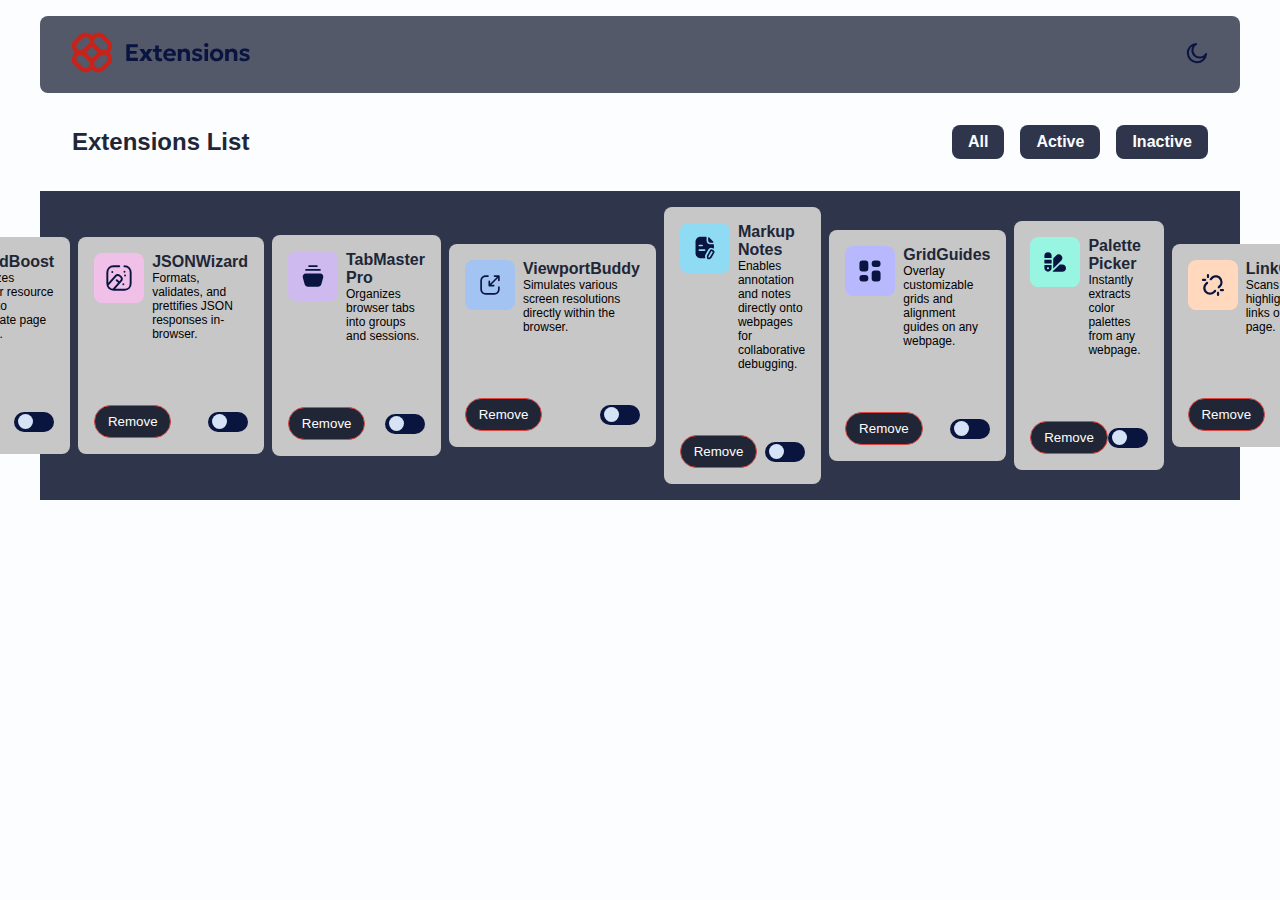
<file: browser-extensions-manager-ui-main/index.html>
<!DOCTYPE html>
<html lang="en">

<head>
  <meta charset="UTF-8">
  <meta name="viewport" content="width=device-width, initial-scale=1.0">
  <!-- displays site properly based on user's device -->
  <link rel="icon" type="image/png" sizes="32x32" href="./assets/images/favicon-32x32.png">
  <title>Frontend Mentor | Browser extensions manager UI</title>
  <link rel="stylesheet" href="./style.css">
  <script src="./script.js" defer></script>
  <!-- Feel free to remove these styles or customise in your own stylesheet 👍 -->

</head>

<body >
  <header class="header">
    <div class="header__logo">
      <img src="./assets/images/logo.svg" alt="Logo">
    </div>
    <div class="header_theme">
      <img src="./assets/images/icon-moon.svg" alt="Dark Mode Icon">
    </div>
  </header>
  <!-- Main content -->
  <main>
    <div class="active-tabs">
      <h1> Extensions List</h1>
      <ul>
        <li>All</li>
        <li>Active</li>
        <li>Inactive</li>
      </ul>
    </div>
    <!--extensions-->
    <div class="extensions-list"></div>
  </main>

</body>

</html>
</file>
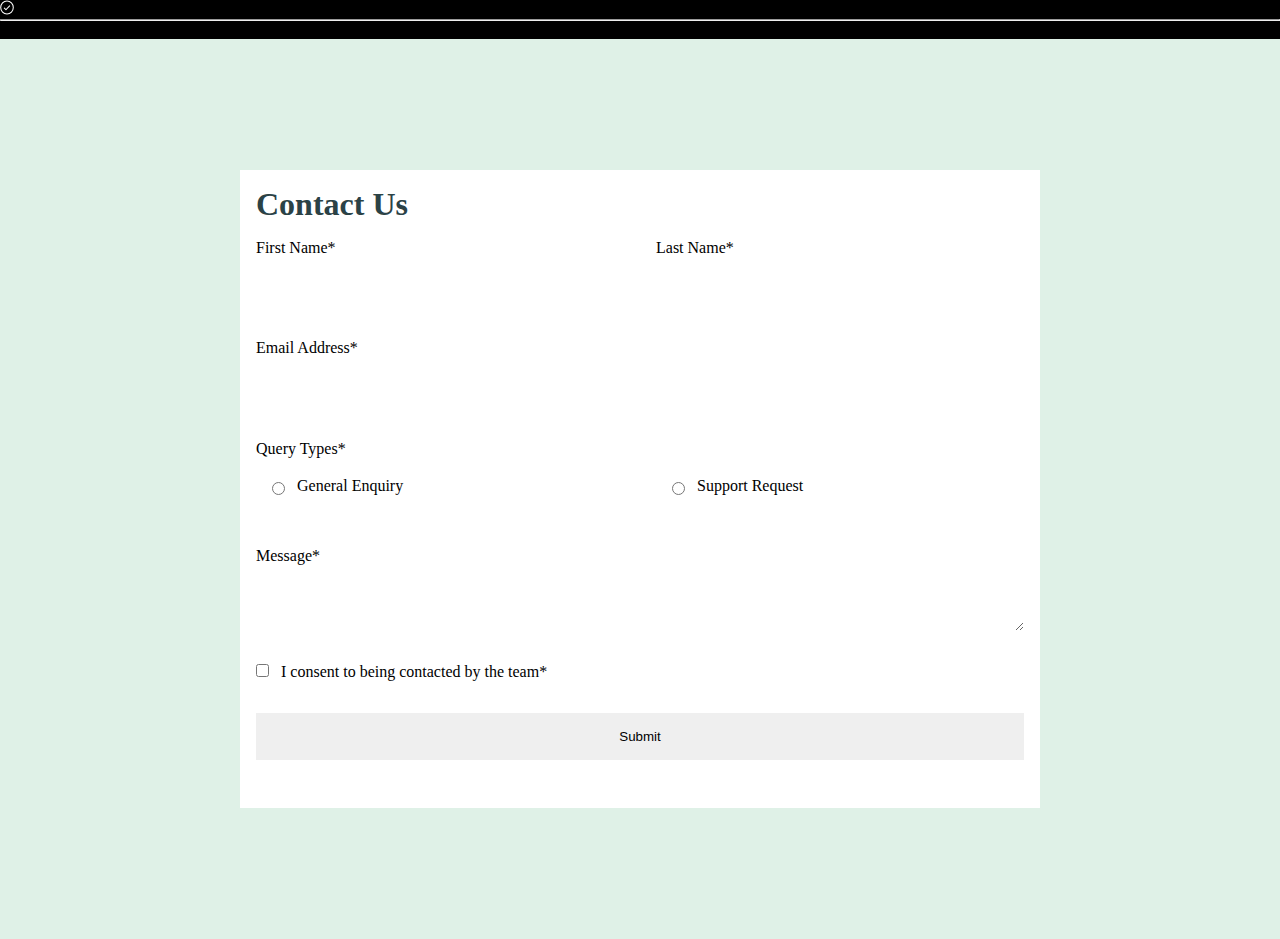
<file: contact-form-main/index.html>
<!DOCTYPE html>
<html lang="en">

<head>
  <meta charset="UTF-8">
  <meta name="viewport" content="width=device-width, initial-scale=1.0">
  <!-- displays site properly based on user's device -->

  <link rel="icon" type="image/png" sizes="32x32" href="./assets/images/favicon-32x32.png">
  <link rel="stylesheet" href="style.css">
  <script src="./script.js" defer></script>

  <title>Frontend Mentor | Contact form</title>

  <!-- Feel free to remove these styles or customise in your own stylesheet 👍 -->
  <style>
    .attribution {
      font-size: 11px;
      text-align: center;
    }

    .attribution a {
      color: hsl(228, 45%, 44%);
    }
  </style>
</head>

<body>
  <div class="toast-container">
    <div class="toast">
      <h4><img width="14px" src="./assets/images/icon-success-check.svg" alt=""> Message Sent!</h4>
      <hr>
      <p>Thanks for completing the form. We'll be in touch soon!</p>
    </div>
  </div>
  <div class="container">
    <form class="contact-form"  name="myForm">
      <h1 class="form-title">Contact Us</h1>
      <div class="form-row">
        <div class="form-group">
          <label for="name-lable">First Name<span class="star">*</span></label>
          <input type="text" id="first-name" >
          <span class="error-label"></span>
        </div>
        <div class="form-group">
          <label for="last-name-lable">Last Name<span class="star">*</span></label>
          <input type="text" id="last-name" >
          <span class="error-label"></span>
        </div>
      </div>
      <div class="form-row">
        <div class="form-group full-width">
          <label for="email-lable">Email Address<span class="star">*</span></label>
          <input type="email" id="email" >
          <span class="error-label"></span>
        </div>
      </div>
      <div class="title">
        <p>Query Types<span class="star">*</span></p>
      </div>
      <div class="form-row">
        <div class="form-group">
          <div class="query-group">
            <input type="radio"  name="option"  >&nbsp;
            <label for="radio">&nbsp;&nbsp;General Enquiry</label>
            
          </div>
          <span class="query-error"></span>
        </div>
        <div class="form-group">
          <div class="query-group">
            <input type="radio" name="option" >&nbsp;
            <label for="radio">&nbsp;&nbsp;Support Request</label>
          </div>
          
        </div>
         
      </div>
      
      <div class="form-row">
        <div class="form-group full-width">
          <label for="message">Message<span class="star">*</span></label>
          <textarea name="message" id="message" ></textarea>
                <span class="error-label"></span>
        </div>
      </div>
      <div class="form-row">
       <div>
         <div class="checkbox">
          <label for="checkbox"><input type="checkbox" id="check-box">&nbsp;&nbsp; I consent to being contacted by the team<span
              class="star">*</span></label>
                      </div>
         <span class="check-box-error"></span>
       </div>
              </div>
      <div class="form-row">
        <button type="submit" class="submit-btn"> Submit</button>
      </div>
    </form>
  </div> 
</body>

</html>
</file>
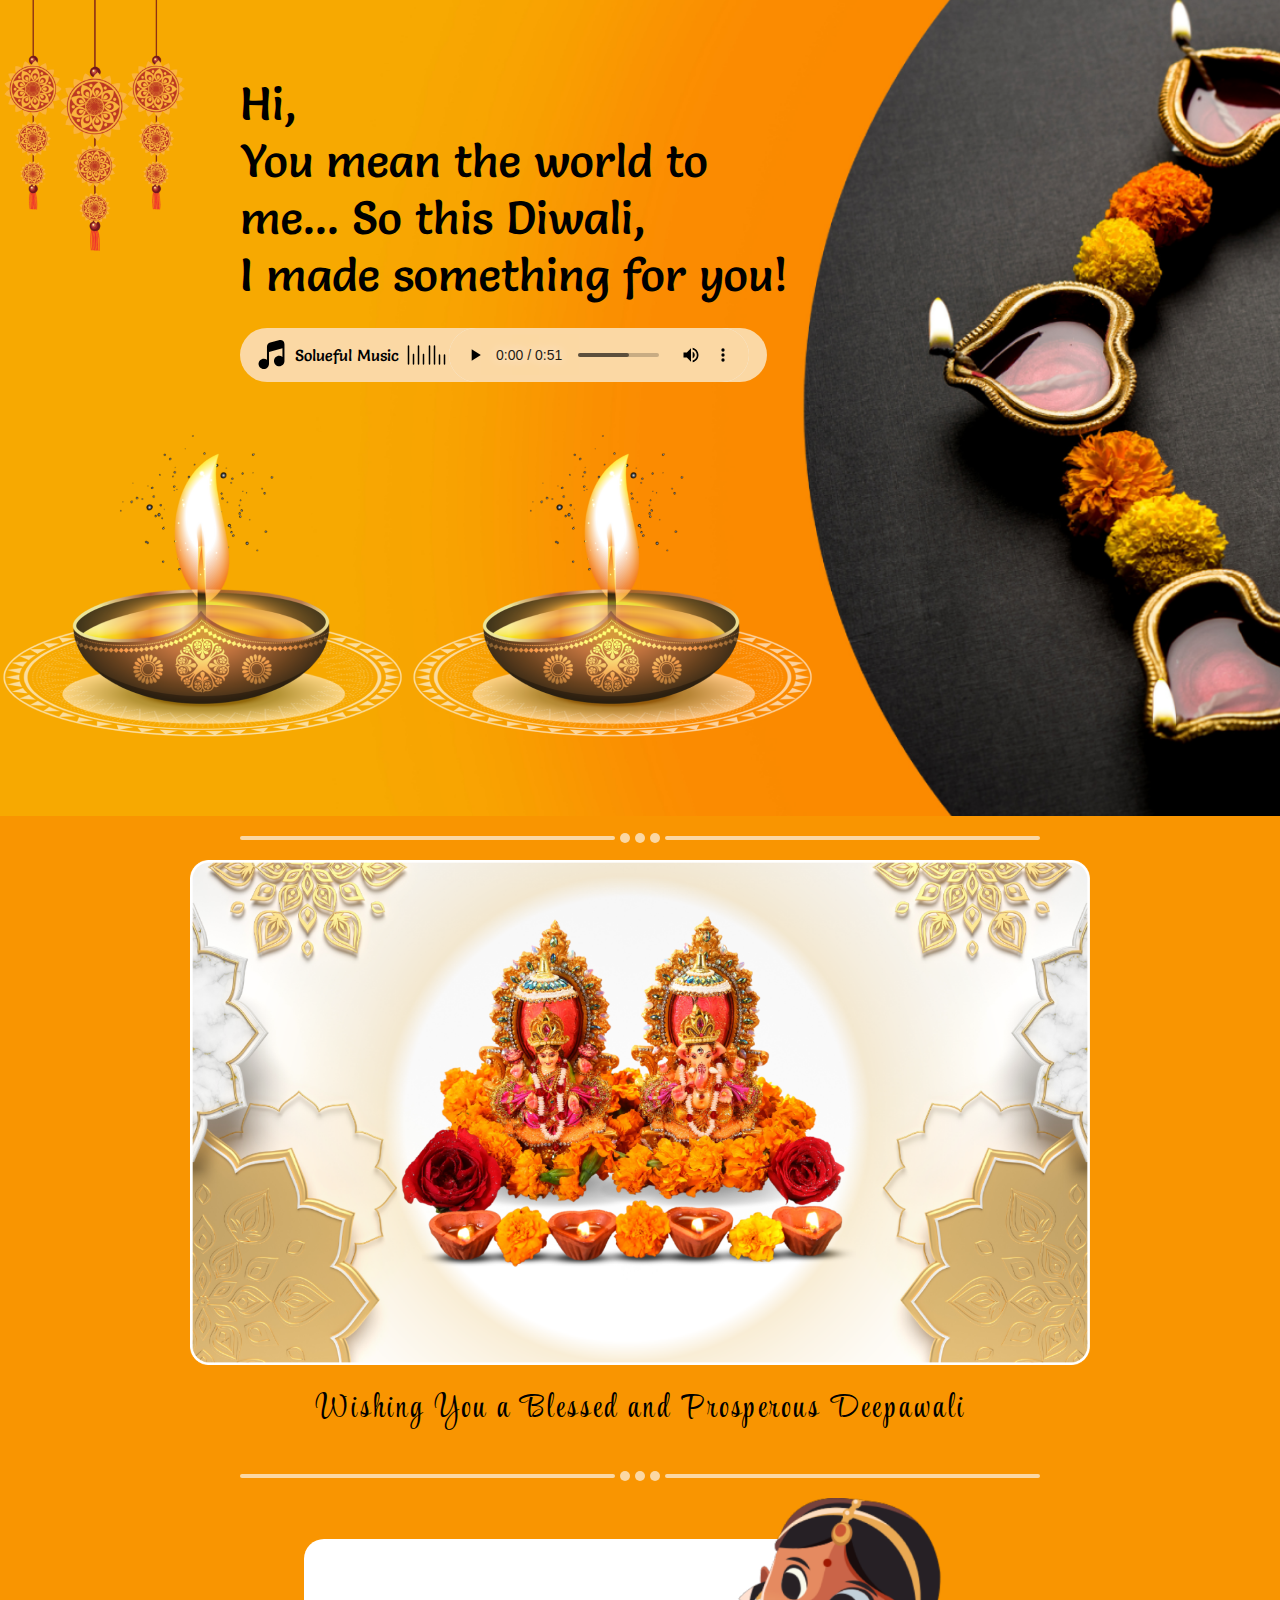
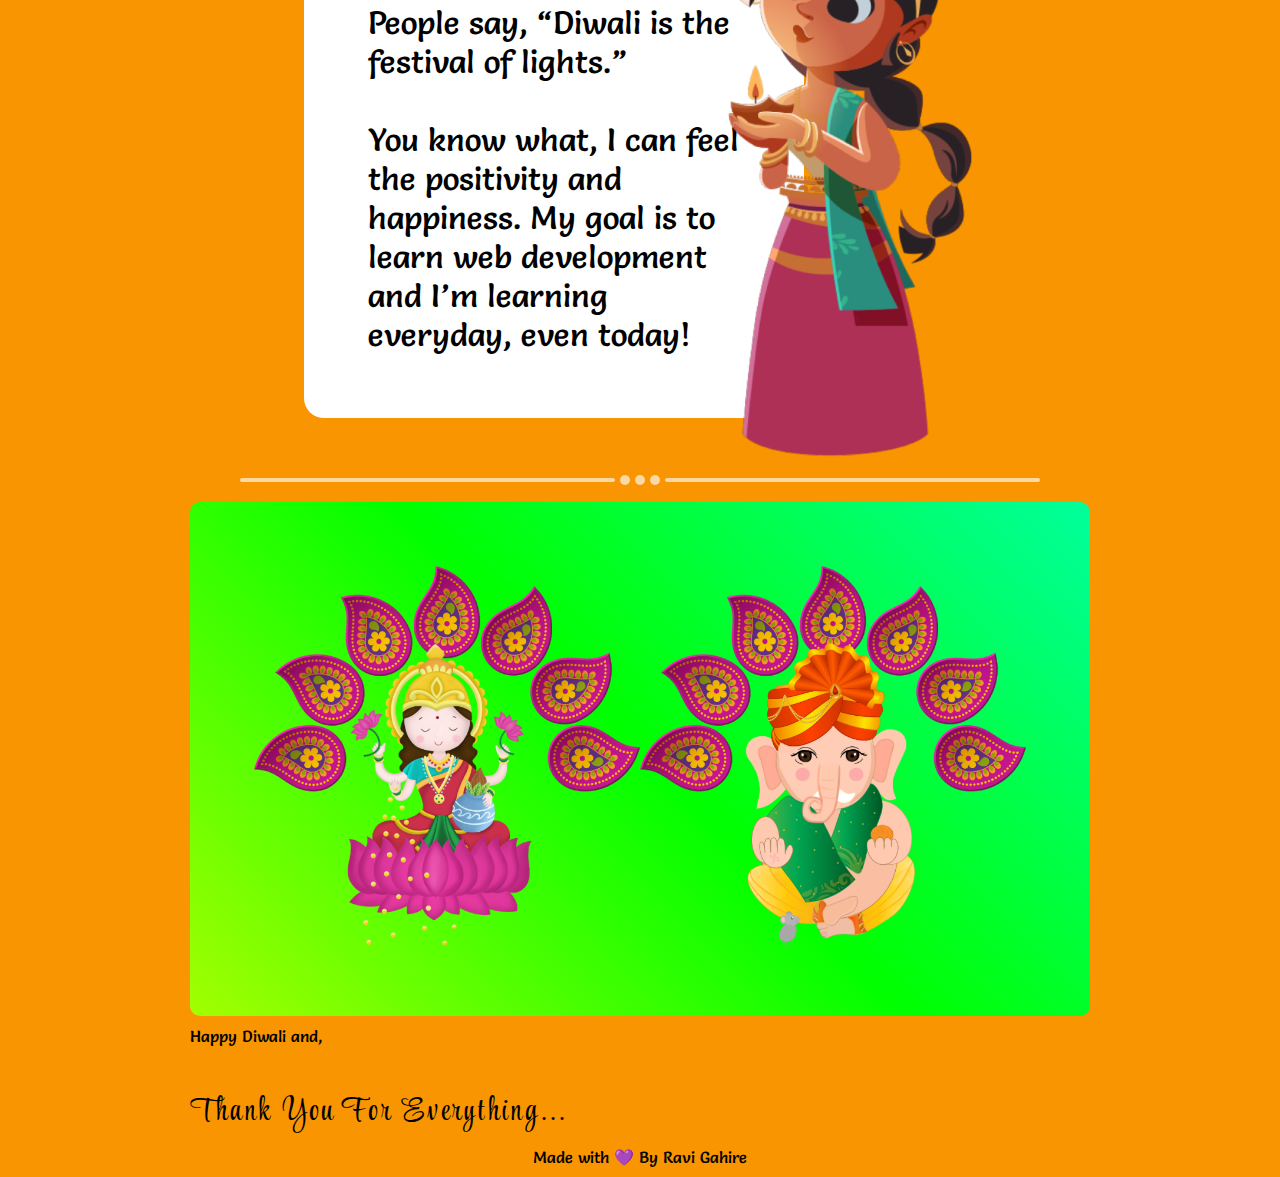
<file: Diwali/index.html>
<!DOCTYPE html>
<html lang="en">

<head>
    <meta charset="UTF-8">
    <meta name="viewport" content="width=device-width, initial-scale=1.0">
    <link rel="stylesheet" href="style.css">
    <title>Diwali Wishes For You</title>
</head>
<body>
    <section class="hero-section">
        <img class="top-img" src="./Assets/images/jhalar.png" alt="top-img">
        <div class="paraghrap-and-audio">
            <p>Hi, <span id="receiver"></span><br>
                You mean the world to me...
                So this Diwali, <br>
                I made something for you!</p>
            <div class="audio-container">
                <img src="./Assets/icons/music-icon.svg" alt="music-ico">
                <span class="music-title">&nbsp;&nbsp;Solueful Music</span>&nbsp;
                <img class="music-wave" src="./Assets/icons/playing-music-icon.svg" alt="wave-music">
                <audio src="./Assets/music/sitar-and-tanpura-indian-style-bgm-22000.mp3" controls></audio>
            </div>
        </div>
        <img class="first-deepak" src="./Assets/images/deepak.png" alt="deepak-img">
        <img class="second-deepak" src="./Assets/images/deepak.png" alt="deepak-img">
    </section>
    <section class="section-gods-image">
        <div class="horizontal-divider">
            <div class="horizontal-line"></div>
            <div class="circle"></div>
            <div class="circle"></div>
            <div class="circle"></div>
            <div class="horizontal-line"></div>
        </div>
        <img class="images-of-god" src="./Assets/images/lakshmi-ganesha.png" alt="my-gods">
        <h2>Wishing You a Blessed and Prosperous Deepawali</h2>
        <div class="horizontal-divider">
            <div class="horizontal-line"></div>
            <div class="circle"></div>
            <div class="circle"></div>
            <div class="circle"></div>
            <div class="horizontal-line"></div>
        </div>
        <div class="white-card-container">
            <div class="white-card">
                <p class="para-1">People say, “Diwali is the festival of lights.” <br> <br></p>
                <p class="para-2">You know what, I can feel the positivity and happiness. My goal is to learn web
                    development and I’m learning everyday, even today!</p>
            </div>
            <img class="little-girl" src="./Assets/images/little-girl.png" alt="little-girl">
        </div>
        <div class="horizontal-divider">
            <div class="horizontal-line"></div>
            <div class="circle"></div>
            <div class="circle"></div>
            <div class="circle"></div>
            <div class="horizontal-line"></div>
        </div>
        <div class="lakshmi-ganesha-card">
            <img src="./Assets/images/lakshmi.png" alt="lakshmi-devi">
            <img src="./Assets/images/ganesh.png" alt="ganesha">
        </div>
     <div class="footer">
           <p>Happy Diwali and, </p>
        <h2>Thank You For Everything...</h2>
     </div>
     <p class="my-name">Made with 💜 By Ravi Gahire</p>
    </section>
</body>
</html>
</file>
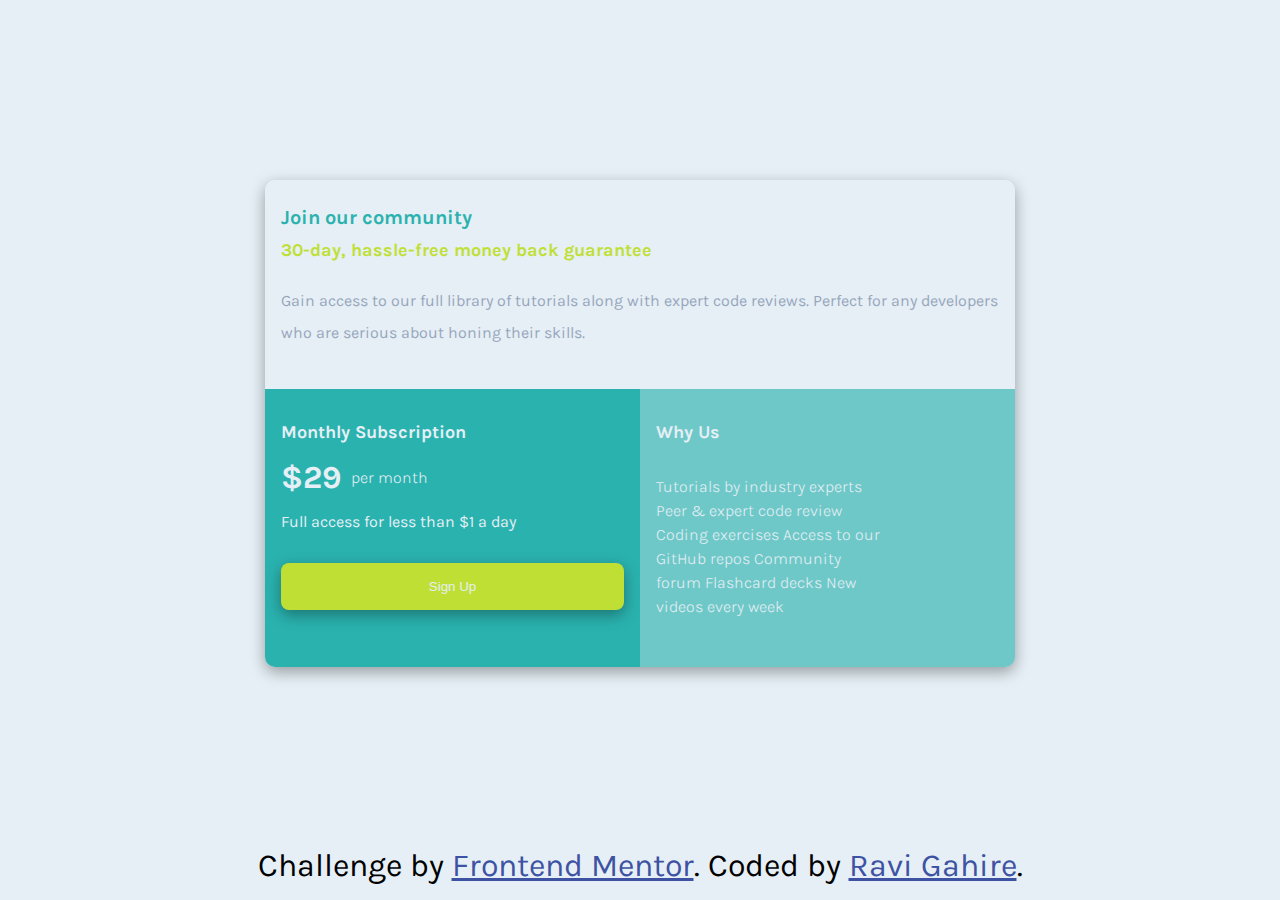
<file: single-price-grid-component-master/index.html>
<!DOCTYPE html>
<html lang="en">

<head>
  <meta charset="UTF-8">
  <meta name="viewport" content="width=device-width, initial-scale=1.0">
  <!-- displays site properly based on user's device -->
  <link rel="icon" type="image/png" sizes="32x32" href="./images/favicon-32x32.png">
  <link rel="stylesheet" href="style.css">
  <title>Frontend Mentor | Single Price Grid Component</title>
</head>

<body>
  <main class="price-container">
    <div class="card card-1">
      <h1>Join our community</h1>
      <h2>30-day, hassle-free money back guarantee</h2>
      <p> Gain access to our full library of tutorials along with expert code reviews.
        Perfect for any developers who are serious about honing their skills.</p>
    </div>
    <div class="card card-2">
      <h2>Monthly Subscription</h2>
  <div class="price"><span>&dollar;29</span> <span>per month</span></div>
      <p> Full access for less than &dollar;1 a day</p>
      <button>Sign Up</button>
    </div>
    <div class="card card-3">
      <h2>Why Us</h2>
      <p>Tutorials by industry experts
        Peer &amp; expert code review
        Coding exercises
        Access to our GitHub repos
        Community forum
        Flashcard decks
        New videos every week </p>
    </div>
  </main>

  <footer>
    <p class="attribution">
      Challenge by <a href="https://www.frontendmentor.io?ref=challenge" target="_blank">Frontend Mentor</a>.
      Coded by <a href="#">Ravi Gahire</a>.
    </p>
  </footer>
</body>

</html>
</file>
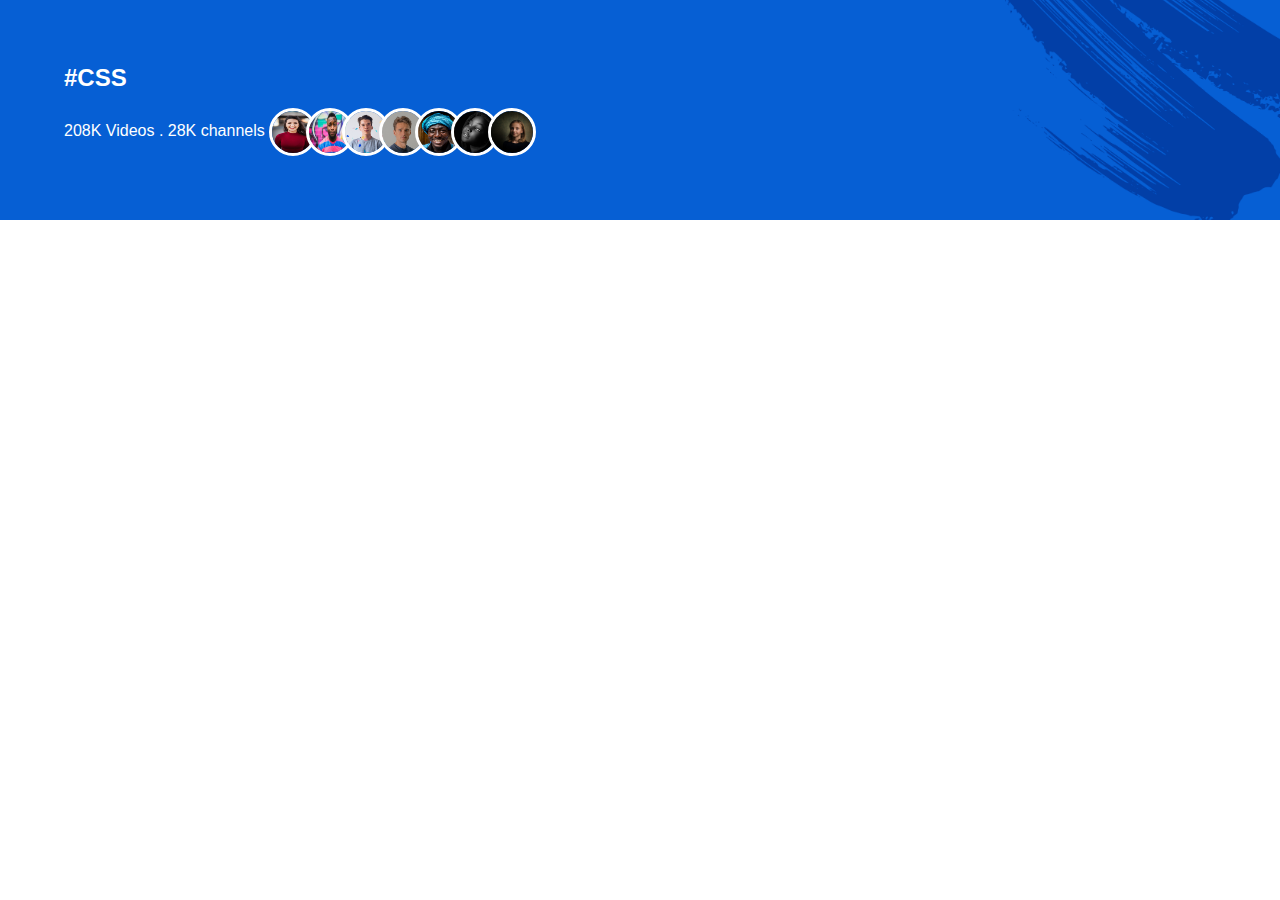
<file: YT Section/index.html>
<!DOCTYPE html>
<html lang="en">
<head>
    <meta charset="UTF-8">
    <meta name="viewport" content="width=device-width, initial-scale=1.0">
    <link rel="stylesheet" href="style.css">
    <title>YT Header section</title>

</head>
<body>
    <div class="hastag-header">
<h2>#CSS</h2>
<span>208K Videos . 28K channels</span>
<img src="./images/person-1.jpg" alt="person-1">
<img src="./images/person-2.jpg" alt="person-1">
<img src="./images/person-4.jpg" alt="person-1">
<img src="./images/person-5.jpg" alt="person-1">
<img src="./images/person-6.jpg" alt="person-1">
<img src="./images/person-7.jpg" alt="person-1">
<img src="./images/person-8.jpg" alt="person-1">



    </div>
    </body>
</html>
</file>
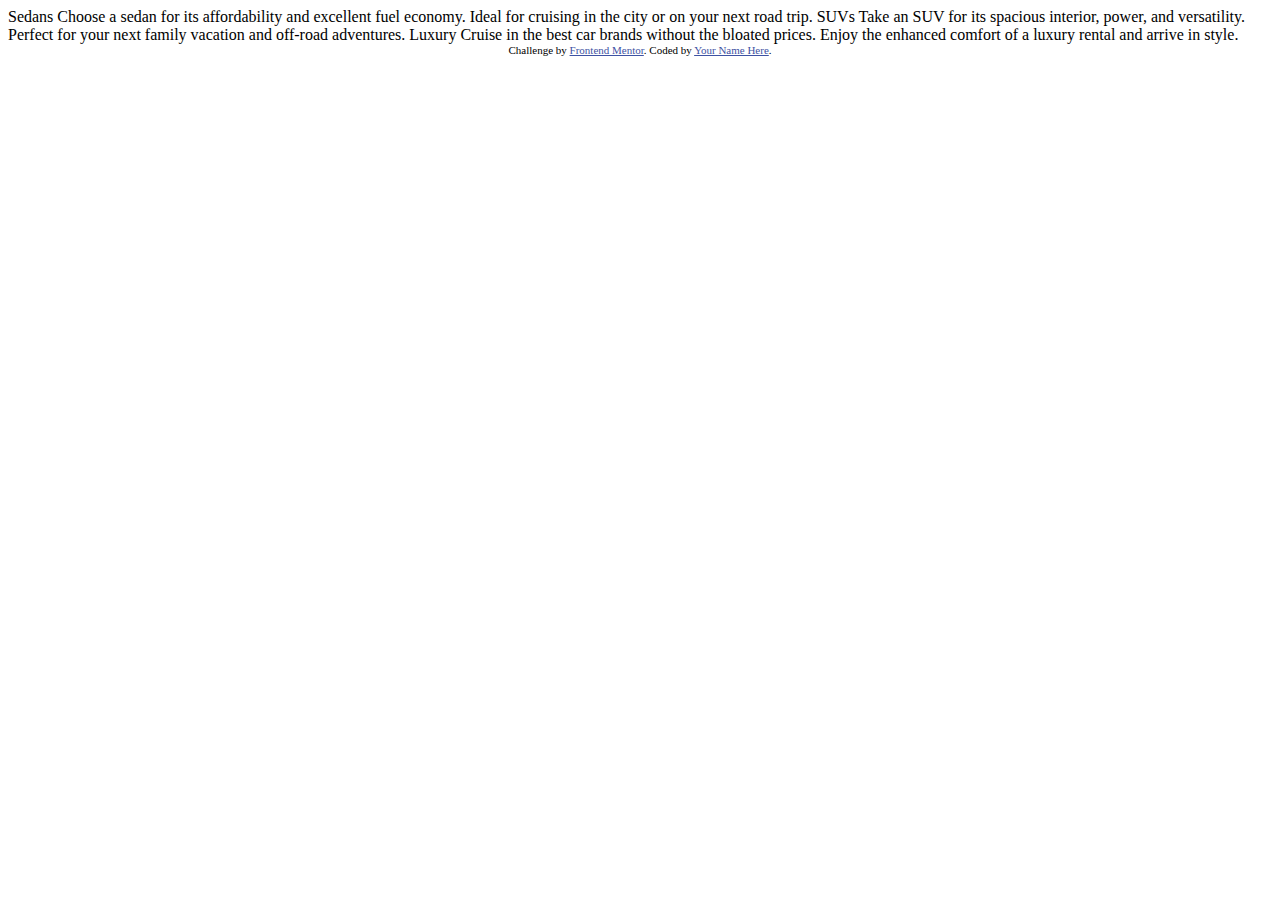
<file: 3-column-preview-card-component-main/Mentor desgin/index.html>
<!DOCTYPE html>
<html lang="en">
<head>
  <meta charset="UTF-8">
  <meta name="viewport" content="width=device-width, initial-scale=1.0"> <!-- displays site properly based on user's device -->

  <link rel="icon" type="image/png" sizes="32x32" href="./images/favicon-32x32.png">
  
  <title>Frontend Mentor | 3-column preview card component</title>

  <!-- Feel free to remove these styles or customise in your own stylesheet 👍 -->
  <style>
    .attribution { font-size: 11px; text-align: center; }
    .attribution a { color: hsl(228, 45%, 44%); }
  </style>
</head>
<body>
  
  Sedans
  Choose a sedan for its affordability and excellent fuel economy. Ideal for cruising in the city 
  or on your next road trip.

  SUVs
  Take an SUV for its spacious interior, power, and versatility. Perfect for your next family vacation 
  and off-road adventures.

  Luxury
  Cruise in the best car brands without the bloated prices. Enjoy the enhanced comfort of a luxury 
  rental and arrive in style.
  
  <div class="attribution">
    Challenge by <a href="https://www.frontendmentor.io?ref=challenge" target="_blank">Frontend Mentor</a>. 
    Coded by <a href="#">Your Name Here</a>.
  </div>
</body>
</html>
</file>
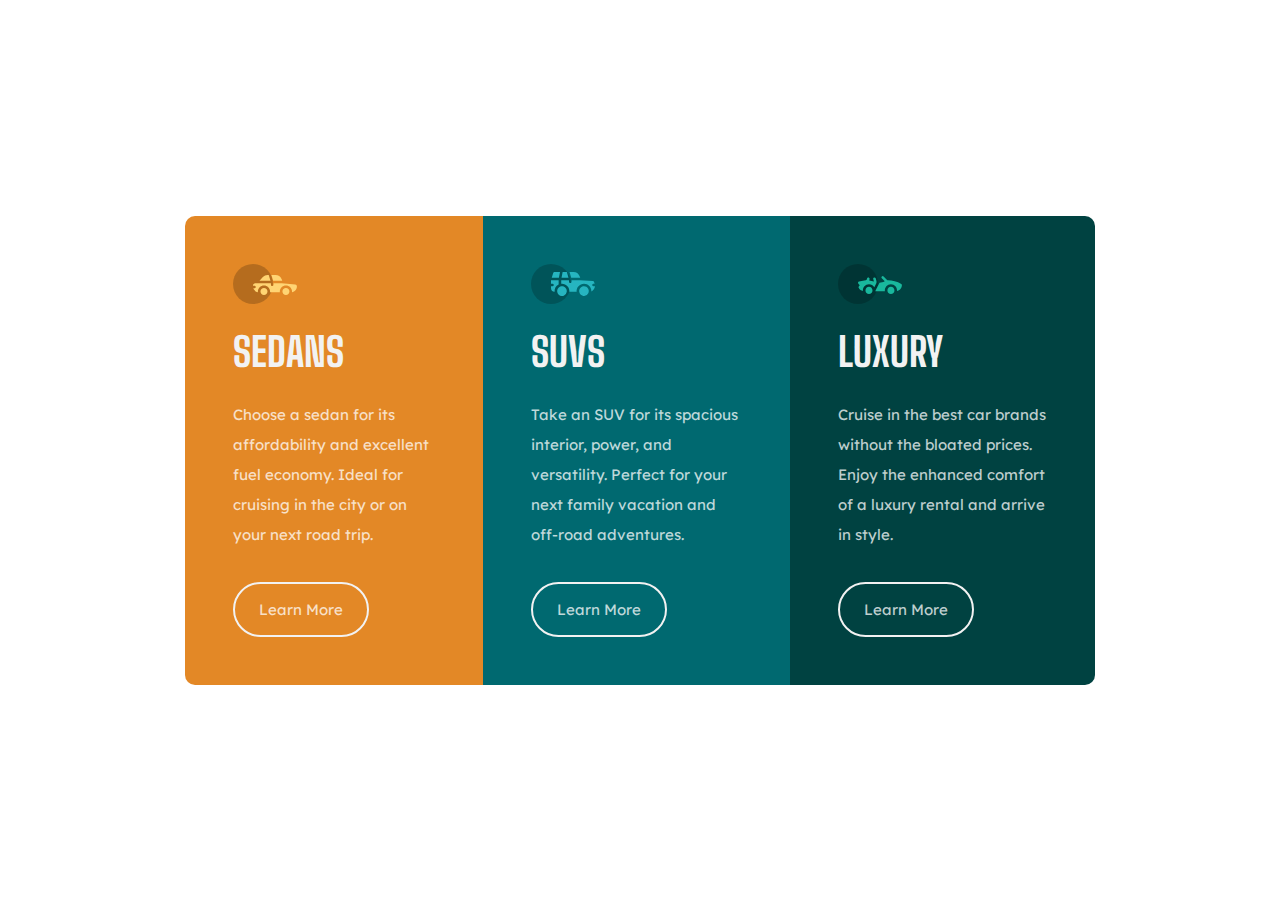
<file: 3-column-preview-card-component-main/My design/index.html>
<!DOCTYPE html>
<html lang="en">

<head>
    <meta charset="UTF-8">
    <meta name="viewport" content="width=device-width, initial-scale=1.0">
    <link rel="stylesheet" href="style.css">
    <title>Column Preview Card Component</title>
</head>

<body>

    <main class="card-container">
        <div class="card orange-card">
            <img src="./images/icon-sedans.svg" alt="icon-sedans">
            <h2>Sedans</h2>
            <p>Choose a sedan for its affordability and excellent fuel economy. Ideal for cruising in the city
                or on your next road trip.</p>
            <a href="/">Learn More</a>
        </div>
        <div class="card dark-card">
            <img src="./images/icon-suvs.svg" alt="icon-sedans">
            <h2>SUVs</h2>
            <p>Take an SUV for its spacious interior, power, and versatility. Perfect for your next family vacation
                and off-road adventures.</p>
            <a href="/">Learn More</a>
        </div>
        <div class="card very-dark-card">
            <img src="./images/icon-luxury.svg" alt="icon-sedans">
            <h2>Luxury</h2>
            <p>Cruise in the best car brands without the bloated prices. Enjoy the enhanced comfort of a luxury
                rental and arrive in style.</p>
            <a href="/">Learn More</a>
        </div>
    </main>

</body>

</html>
</file>
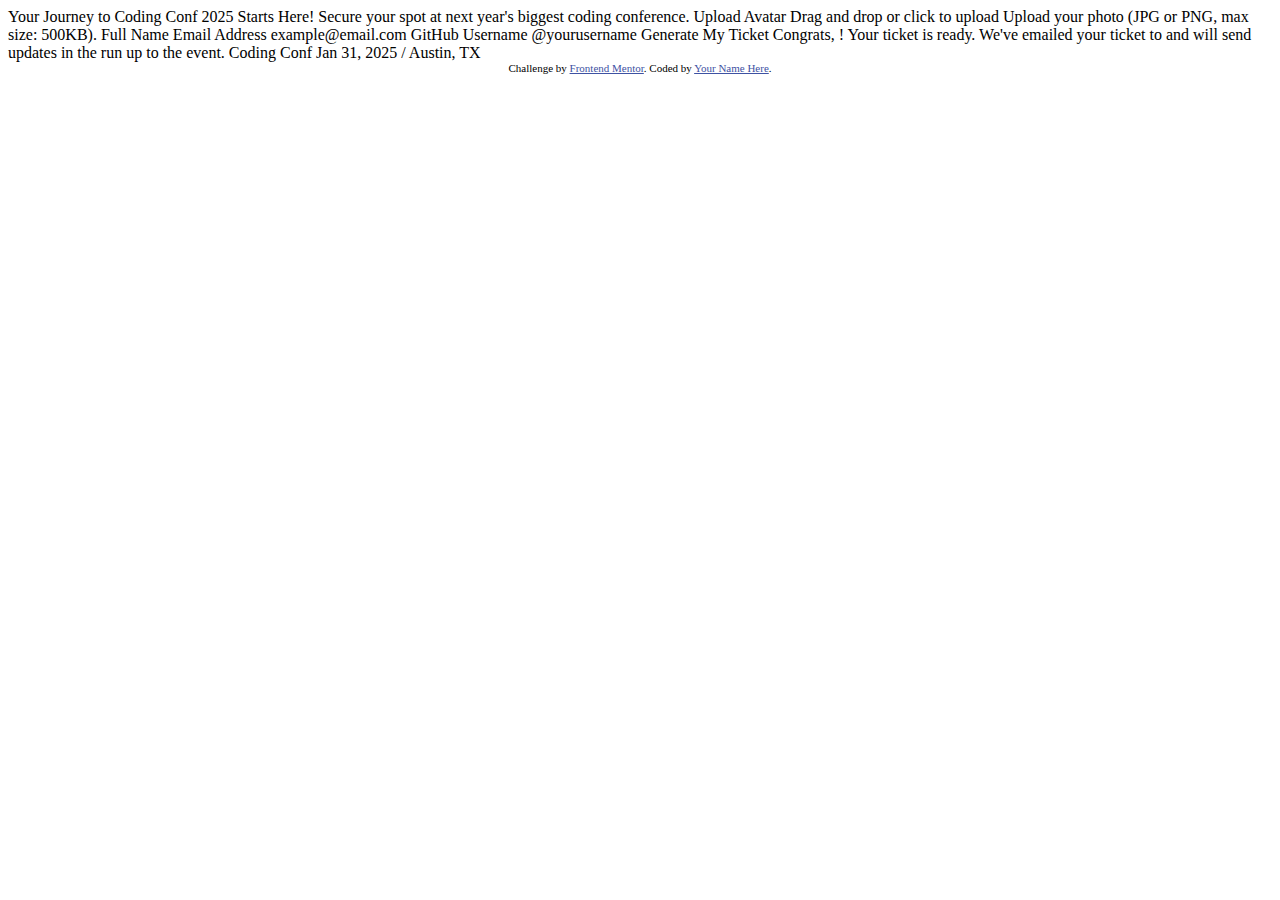
<file: conference-ticket-generator-main/mentor-design-files/index.html>
<!DOCTYPE html>
<html lang="en">
<head>
  <meta charset="UTF-8">
  <meta name="viewport" content="width=device-width, initial-scale=1.0"> <!-- displays site properly based on user's device -->

  <link rel="icon" type="image/png" sizes="32x32" href="./assets/images/favicon-32x32.png">
  
  <title>Frontend Mentor | Conference ticket generator</title>

  <!-- Feel free to remove these styles or customise in your own stylesheet 👍 -->
  <style>
    .attribution { font-size: 11px; text-align: center; }
    .attribution a { color: hsl(228, 45%, 44%); }
  </style>
</head>
<body>

  <!-- Form starts -->

  Your Journey to Coding Conf 2025 Starts Here!

  Secure your spot at next year's biggest coding conference.

  Upload Avatar
  Drag and drop or click to upload
  Upload your photo (JPG or PNG, max size: 500KB).

  Full Name

  Email Address
  example@email.com

  GitHub Username
  @yourusername

  Generate My Ticket

  <!-- Form ends -->

  <!-- Generated tickets starts -->

  Congrats, <!-- Full Name -->! Your ticket is ready.

  We've emailed your ticket to <!-- Email Address --> and will send updates in the run up to the event.

  Coding Conf
  Jan 31, 2025 / Austin, TX

  <!-- Generated tickets ends -->
  
  <div class="attribution">
    Challenge by <a href="https://www.frontendmentor.io?ref=challenge">Frontend Mentor</a>. 
    Coded by <a href="#">Your Name Here</a>.
  </div>
</body>
</html>
</file>
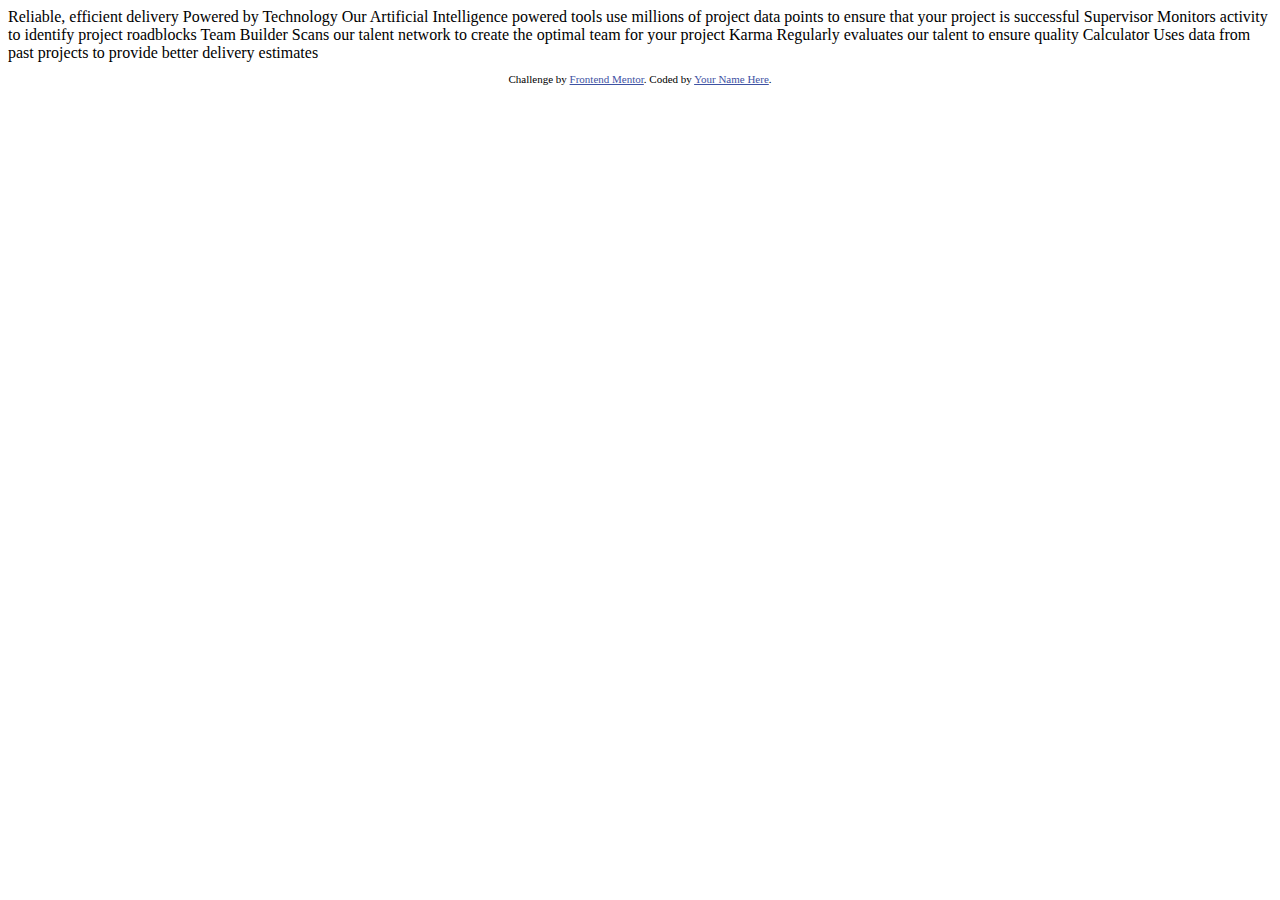
<file: four-card-feature-section-master/Mentor-design/index.html>
<!DOCTYPE html>
<html lang="en">
<head>
  <meta charset="UTF-8">
  <meta name="viewport" content="width=device-width, initial-scale=1.0"> <!-- displays site properly based on user's device -->

  <link rel="icon" type="image/png" sizes="32x32" href="./images/favicon-32x32.png">
  
  <title>Frontend Mentor | Four card feature section</title>

  <!-- Feel free to remove these styles or customise in your own stylesheet 👍 -->
  <style>
    .attribution { font-size: 11px; text-align: center; }
    .attribution a { color: hsl(228, 45%, 44%); }
  </style>
</head>
<body>
  
  Reliable, efficient delivery
  Powered by Technology

  Our Artificial Intelligence powered tools use millions of project data points 
  to ensure that your project is successful

  Supervisor
  Monitors activity to identify project roadblocks

  Team Builder
  Scans our talent network to create the optimal team for your project

  Karma
  Regularly evaluates our talent to ensure quality

  Calculator
  Uses data from past projects to provide better delivery estimates

  
  <footer>
    <p class="attribution">
      Challenge by <a href="https://www.frontendmentor.io?ref=challenge" target="_blank">Frontend Mentor</a>. 
      Coded by <a href="#">Your Name Here</a>.
    </p>
  </footer>
</body>
</html>
</file>
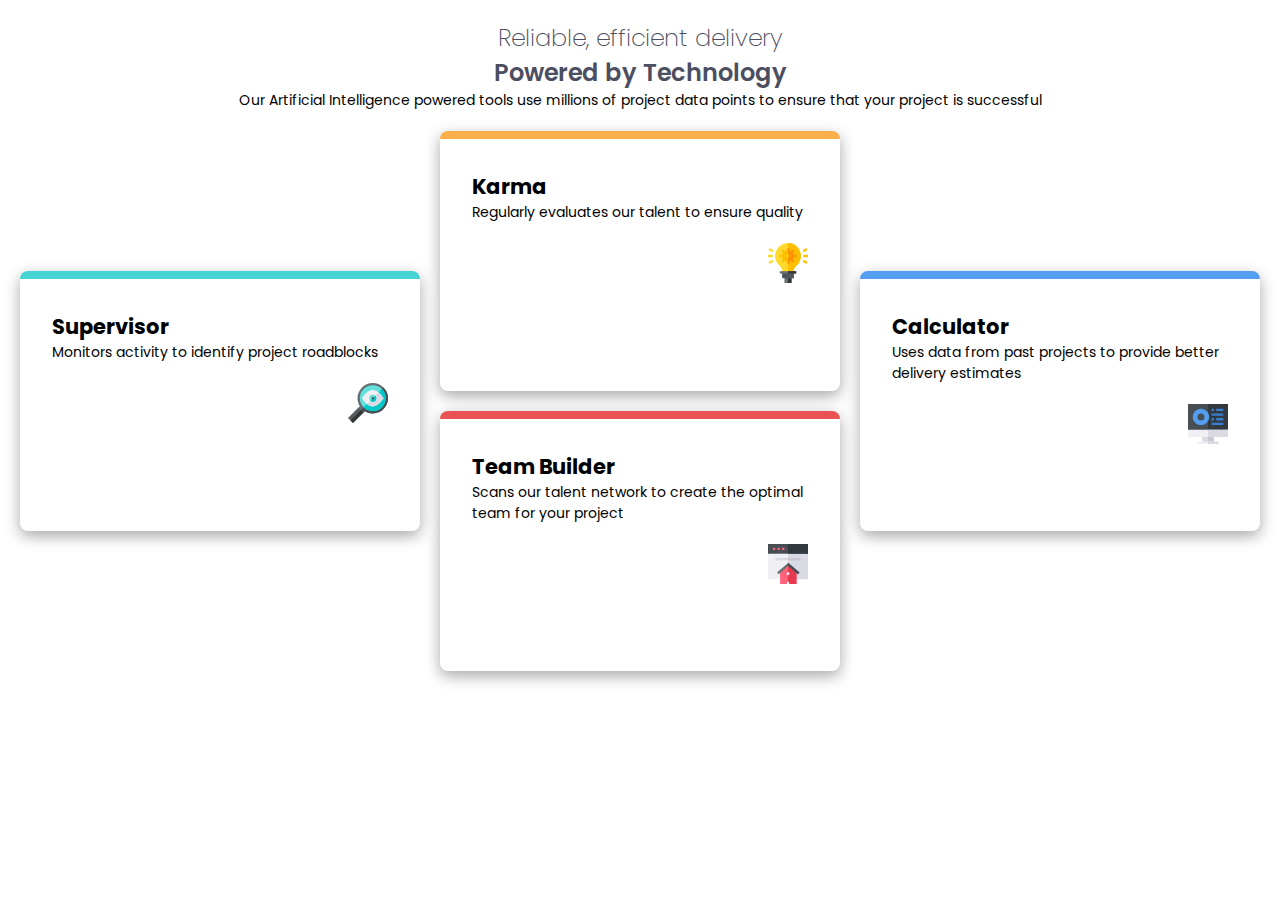
<file: four-card-feature-section-master/My_design/index.html>
<!DOCTYPE html>
<html lang="en">

<head>
    <meta charset="UTF-8">
    <meta name="viewport" content="width=device-width, initial-scale=1.0">
    <title> four card</title>
    <link rel="stylesheet" href="style.css">
</head>

<body>
    <header>
        <h1> Reliable, efficient delivery</h1>
        <h2> Powered by Technology</h2>

        <p> Our Artificial Intelligence powered tools use millions of project data points
            to ensure that your project is successful</p>
    </header>
    <main class="grid-container">
        <div class="card card-1">
            <h2>Supervisor</h2>
            <p>Monitors activity to identify project roadblocks</p>
            <div class="icon"><img src="./images/icon-supervisor.svg" alt="supervisor"></div>
        </div>
        <div class="card card-2">
            <h2> Team Builder</h2>
            <p> Scans our talent network to create the optimal team for your project</p>

            <div class="icon"> <img src="./images/icon-team-builder.svg" alt="builder"></div>
        </div>
        <div class="card card-3">
            <h2>Karma</h2>
            <p> Regularly evaluates our talent to ensure quality</p>
            <div class="icon"> <img src="./images/icon-karma.svg" alt="karma"></div>
        </div>
        <div class="card card-4">
            <h2>Calculator</h2>
            <p>Uses data from past projects to provide better delivery estimates</p>
            <div class="icon"> <img src="./images/icon-calculator.svg" alt=""></div>
        </div>

    </main>
</body>

</html>
</file>
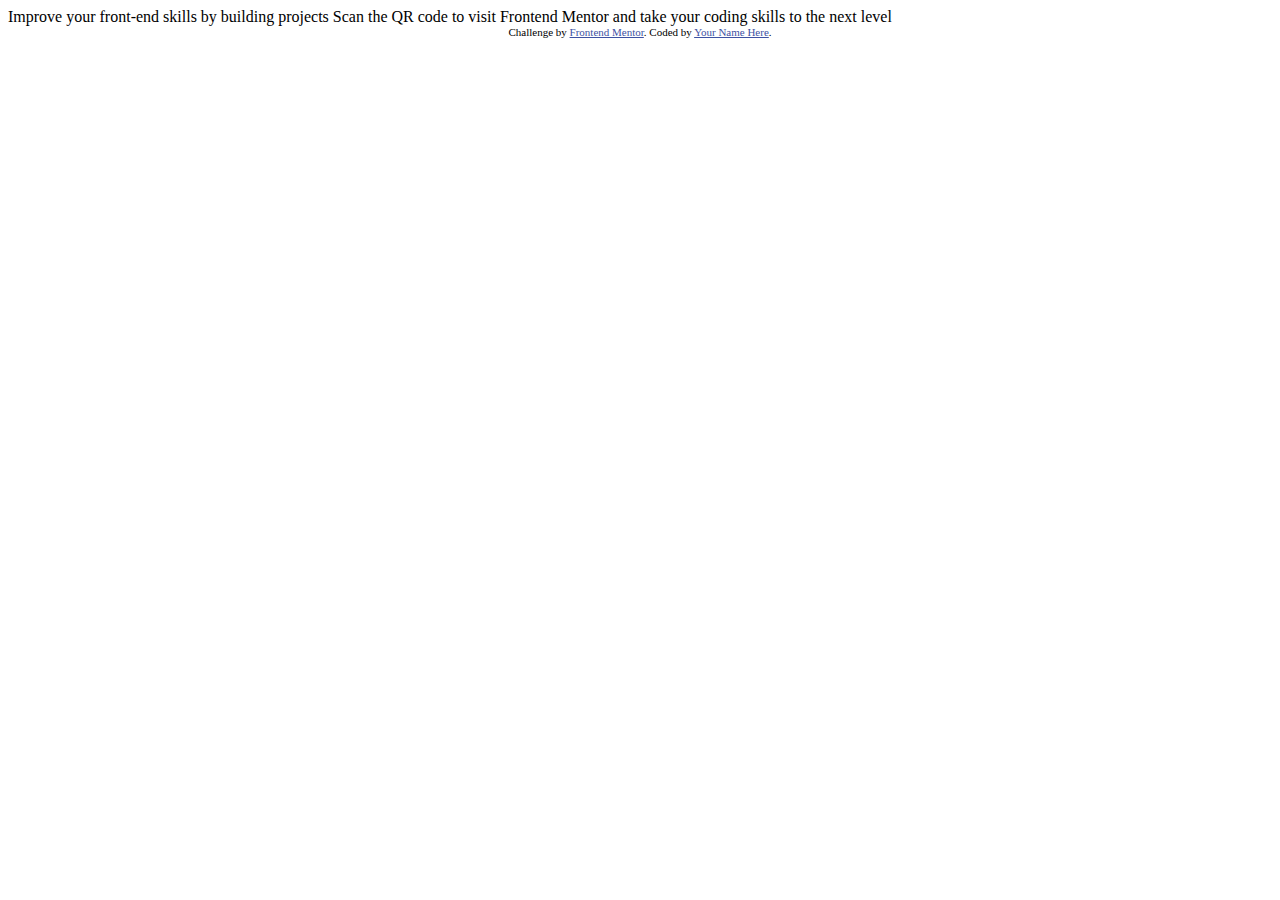
<file: qr-code-component-main/qr-code-component-main/index.html>
<!DOCTYPE html>
<html lang="en">
<head>
  <meta charset="UTF-8">
  <meta name="viewport" content="width=device-width, initial-scale=1.0"> <!-- displays site properly based on user's device -->

  <link rel="icon" type="image/png" sizes="32x32" href="./images/favicon-32x32.png">
  
  <title>Frontend Mentor | QR code component</title>

  <!-- Feel free to remove these styles or customise in your own stylesheet 👍 -->
  <style>
    .attribution { font-size: 11px; text-align: center; }
    .attribution a { color: hsl(228, 45%, 44%); }
  </style>
</head>
<body>

  Improve your front-end skills by building projects

  Scan the QR code to visit Frontend Mentor and take your coding skills to the next level
  
  <div class="attribution">
    Challenge by <a href="https://www.frontendmentor.io?ref=challenge" target="_blank">Frontend Mentor</a>. 
    Coded by <a href="#">Your Name Here</a>.
  </div>
</body>
</html>
</file>
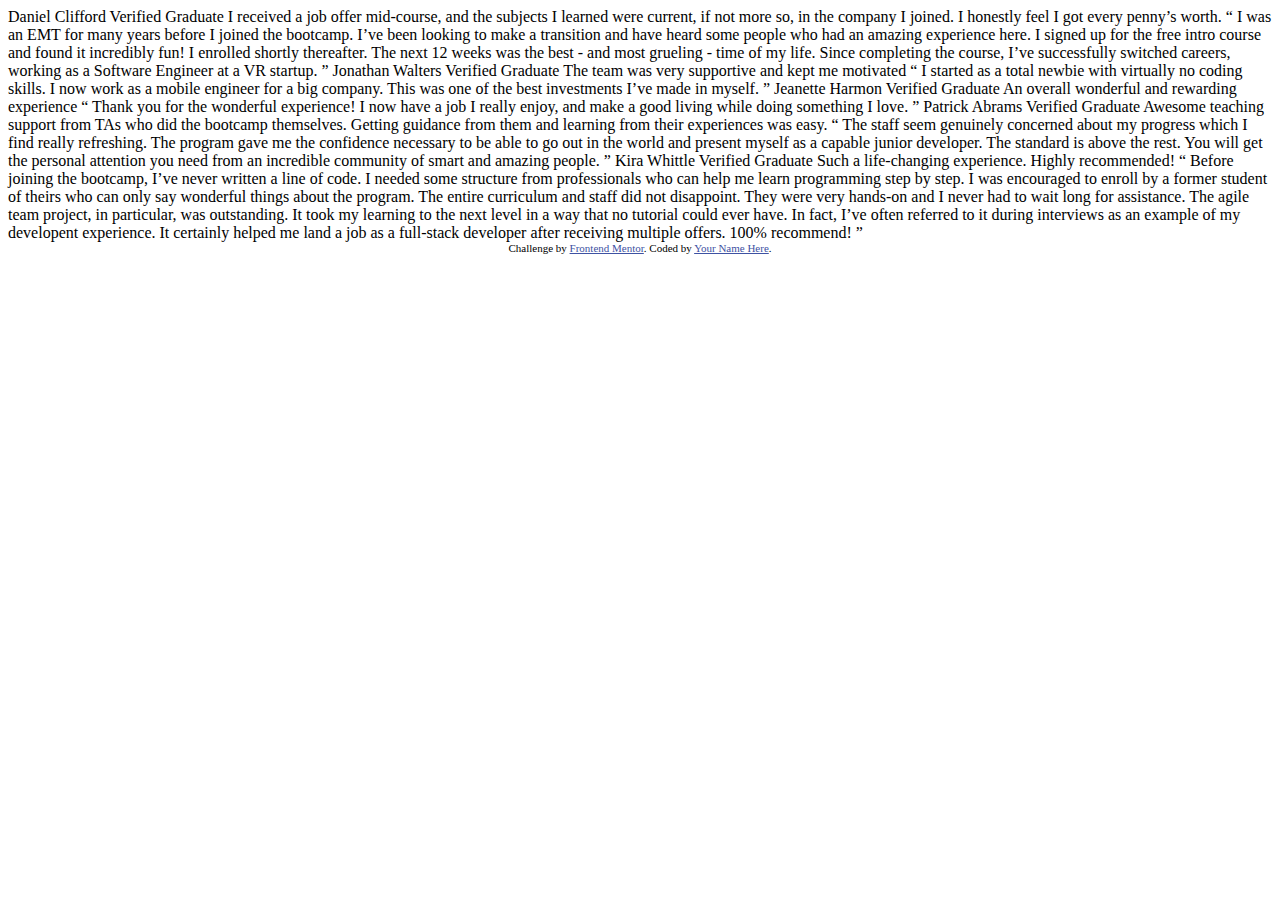
<file: testimonials-grid-section-main/Mentor-design/index.html>
<!DOCTYPE html>
<html lang="en">
<head>
  <meta charset="UTF-8">
  <meta name="viewport" content="width=device-width, initial-scale=1.0"> <!-- displays site properly based on user's device -->

  <link rel="icon" type="image/png" sizes="32x32" href="./images/favicon-32x32.png">
  
  <title>Frontend Mentor | [Challenge Name Here]</title>

  <!-- Feel free to remove these styles or customise in your own stylesheet 👍 -->
  <style>
    .attribution { font-size: 11px; text-align: center; }
    .attribution a { color: hsl(228, 45%, 44%); }
  </style>
</head>
<body>
  Daniel Clifford
  Verified Graduate

  I received a job offer mid-course, and the subjects I learned were current, if not more so, 
  in the company I joined. I honestly feel I got every penny’s worth.

  “ I was an EMT for many years before I joined the bootcamp. I’ve been looking to make a 
  transition and have heard some people who had an amazing experience here. I signed up 
  for the free intro course and found it incredibly fun! I enrolled shortly thereafter. 
  The next 12 weeks was the best - and most grueling - time of my life. Since completing 
  the course, I’ve successfully switched careers, working as a Software Engineer at a VR startup. ”

  Jonathan Walters
  Verified Graduate

  The team was very supportive and kept me motivated

  “ I started as a total newbie with virtually no coding skills. I now work as a mobile engineer 
  for a big company. This was one of the best investments I’ve made in myself. ”

  Jeanette Harmon
  Verified Graduate

  An overall wonderful and rewarding experience

  “ Thank you for the wonderful experience! I now have a job I really enjoy, and make a good living 
  while doing something I love. ”

  Patrick Abrams
  Verified Graduate

  Awesome teaching support from TAs who did the bootcamp themselves. Getting guidance from them and 
  learning from their experiences was easy.

  “ The staff seem genuinely concerned about my progress which I find really refreshing. The program 
  gave me the confidence necessary to be able to go out in the world and present myself as a capable 
  junior developer. The standard is above the rest. You will get the personal attention you need from 
  an incredible community of smart and amazing people. ”

  Kira Whittle
  Verified Graduate

  Such a life-changing experience. Highly recommended!

  “ Before joining the bootcamp, I’ve never written a line of code. I needed some structure from 
  professionals who can help me learn programming step by step. I was encouraged to enroll by a former 
  student of theirs who can only say wonderful things about the program. The entire curriculum and staff 
  did not disappoint. They were very hands-on and I never had to wait long for assistance. The agile team 
  project, in particular, was outstanding. It took my learning to the next level in a way that no tutorial 
  could ever have. In fact, I’ve often referred to it during interviews as an example of my developent 
  experience. It certainly helped me land a job as a full-stack developer after receiving multiple offers. 
  100% recommend! ”
  
  <div class="attribution">
    Challenge by <a href="https://www.frontendmentor.io?ref=challenge" target="_blank">Frontend Mentor</a>. 
    Coded by <a href="#">Your Name Here</a>.
  </div>
</body>
</html>
</file>
<file: browser-extensions-manager-ui-main/style.css>
* {
  margin: 0;
  padding: 0;
  box-sizing: border-box;
}
@font-face {
  font-family: "Inter", "sans-serif";
  src: url(./assets/fonts/Inter-Regular.woff2) format("woff2"),
    url(./assets/fonts/Inter-Regular.woff) format("woff");
}

:root {
  --color-midnight: hsl(227, 75%, 14%);
  --color-dark-blue-gray: hsl(226, 25%, 17%);
  --color-blue-gray: hsl(225, 23%, 24%);
  --color-slate-gray: hsl(226, 11%, 37%);
  --color-light-gray: hsl(0, 0%, 78%);
  --color-very-light-blue: hsl(217, 61%, 90%);
  --color-pale-gray: hsl(0, 0%, 93%);
  --color-almost-white: hsl(200, 60%, 99%);
  --color-bright-red: hsl(3, 86%, 64%);
  --color-medium-red: hsl(3, 71%, 56%);
  --color-dark-red: hsl(3, 77%, 44%);
  --light-gradient: linear-gradient(180deg, #ebf2fc 0%, #eef8f9 100%);
  --dark-Gradient: linear-gradient(180deg, #040918 0%, #091540 100%);
  /* fonts */
  --font-inter: "Inter", sans-serif;
  --font-400: 400;
  --font-500: 500;
  --font-600: 700;
}

body {
  font-family: var(--font-inter);
  font-weight: var(--font-400);
  font-size: 16px;
  background-color: var(--color-almost-white);
}
.header {
  max-width: 1200px;
  margin: 0 auto;
  margin-top: 1rem;
  padding: 1rem 2rem;
  border-radius: 0.5rem;
  display: flex;
  align-items: center;
  justify-content: space-between;
  background-color: var(--color-slate-gray);
}
.active-tabs {
  display: flex;
  align-items: center;
  justify-content: space-between;
  max-width: 1200px;
  margin: 1rem auto;
  padding: 1rem 2rem;
  border-radius: 0.5rem;
  /* background-color: var(--color-very-light-blue); */
}
.active-tabs h1 {
  font-size: 1.5rem;
  font-weight: var(--font-600);
  color: var(--color-dark-blue-gray);
}

.active-tabs ul {
  display: flex;
  list-style: none;
  gap: 1rem;
}
.active-tabs ul li {
  padding: 0.5rem 1rem;
  border-radius: 0.5rem;
  cursor: pointer;
  font-weight: var(--font-600);
  color: var(--color-almost-white);
  background-color: var(--color-blue-gray);
  transition: background-color 0.3s ease;
}

.active-tabs ul li:hover {
  background-color: var(--color-dark-blue-gray);
}
/* Extenstion-card */
.extensions-list {
  display: flex; 
  align-items: center;
  justify-content: center;
  gap: 0.5rem;
  max-width: 1200px;
  margin: 0 auto;
  padding-block: 1rem;
  background-color: var(--color-blue-gray);
}

.extension-card {
  max-width: 400px;
  padding: 1rem;
  background-color: var(--color-light-gray);
  border-radius: 8px;
}
.extension-card__header {
  display: flex;
}
.extension-logo img {
  width: 50px;
  height: 50px;
  margin-right: 0.5rem;
}

.extension-card__header h2 {
  font-size: 1rem;
  font-weight: var(--font-600);
  color: var(--color-dark-blue-gray);
}

.extension-card__header p {
  font-size: 12px;
  margin-bottom: 1rem;
}
.extension-footer {
  display: flex;
  align-items: center;
  justify-content: space-between;
  margin-top: 3rem;
}

.remove-btn{
  padding: 0.5rem 0.8rem;
  border-radius: 20px;
  border: 1px solid var(--color-medium-red);
  background: var(--color-dark-blue-gray);
  color: var(--color-almost-white);

}

/* Switch */
.switch {
  position: relative;
  display: inline-block;
  width: 40px;
  height: 20px;
}

.switch input { 
  opacity: 0;
  width: 0;
  height: 0;
}

.slider {
  position: absolute;
  cursor: pointer;
  top: 0;
  left: 0;
  right: 0;
  bottom: 0;
  background-color: var(--color-midnight);
  -webkit-transition: .4s;
  transition: .4s;
}

.slider:before {
  position: absolute;
  content: "";
  height: 15px;
  width: 15px;
  left: 4px;
  bottom: 3px;
  background-color: var(--color-very-light-blue);
  -webkit-transition: .4s;
  transition: .4s;
}

input:checked + .slider {
  background-color: var(--color-medium-red);
}

input:focus + .slider {
  box-shadow: 0 0 1px #2196F3;
}

input:checked + .slider:before {
  -webkit-transform: translateX(20px);
  -ms-transform: translateX(20px);
  transform: translateX(20px);
}

/* Rounded sliders */
.slider.round {
  border-radius: 34px;
}

.slider.round:before {
  border-radius: 50%;
}


/* screen 768px */
@media screen and (max-width: 768px) {
  .header {
    margin-block: 1rem;
    margin-inline: 0.5rem;
    padding: 0.5rem 1rem;
  }
  .active-tabs {
    margin-block: 1rem;
    margin-inline: 0.5rem;
    padding: 0.5rem 1rem;
    flex-direction: column;
  }
  .active-tabs h1 {
    margin-bottom: 1rem;
  }
  .active-tabs ul {
    gap: 0.5rem;
  }
  .active-tabs ul li {
    padding: 0.5rem 1.5rem;
    font-size: 0.9rem;
  }
}
</file>
<file: contact-form-main/style.css>
* {
  margin: 0;
  padding: 0;
  box-sizing: border-box;
}

body {
  background: black;

  font-size: 16px;
  --Green-200-lighter: hsl(148, 38%, 91%);
  --Green-600-medium: hsl(169, 82%, 27%);
  --Red: hsl(0, 66%, 54%);
  --White: hsl(0, 0%, 100%);
  --Grey-500-medium: hsl(186, 15%, 59%);
  --Grey-900-darker: hsl(187, 24%, 22%);
}
.container {
  width: 100%;
  height: 100vh;
  display: flex;
  align-items: center;
  justify-items: center;
  background-color: var(--Green-200-lighter);
}

form {
  width: 800px;
  font-size: inherit;
  background-color: var(--White);
  margin: auto;
  padding: 1rem;
}
.form-title {
  margin-bottom: 1rem;
  color: var(--Grey-900-darker);
}

.form-row {
  width: 100%;
  display: flex;
  align-items: center;
  /* background: green; */
  gap: 2rem;
  margin-bottom: 2rem;
}
.form-group {
  width: 50%;
  display: flex;
  flex-direction: column;
}

.form-group label {
  margin-bottom: 0.222rem;
}
.form-group input,
textarea {
  padding: 1rem;
  border-radius: 8px;
  border: none;
  outline: none;
}
.full-width {
  width: 100%;
}
.query-group {
  padding-inline: 1rem;
  padding: 1rem;
  border-radius: 8px;
  background-color: #fff;
  display: flex;
  align-items: center;
}
.title {
  margin-bottom: 0.222rem;
}
.submit-btn {
  padding: 1rem;
  width: 100%;
  border: none;
  outline: none;
}
</file>
<file: Diwali/style.css>
@import url("https://fonts.googleapis.com/css2?family=Salsa&family=Style+Script&display=swap");
/*  font-family: "Style Script", cursive; */
* {
  margin: 0;
  padding: 0;
  box-sizing: border-box;
}
body {
  font-family: "Salsa", cursive;
}
.top-img {
  width: 220px;
  margin-bottom: -180px;
}
.hero-section {
  background-color: #f99501;
  background-image: url(./Assets/images/orange-backdrop.png);
  background-size: cover;
  background-repeat: no-repeat;
  background-position: center;
}
.paraghrap-and-audio {
  margin-left: 15rem;
}
.paraghrap-and-audio p {
  font-size: 46px;
  font-weight: 500;
  max-width: 550px;
}
.paraghrap-and-audio audio::-webkit-media-controls-panel {
  background-color: #fbd8a4;
}

.audio-container {
  margin-block: 25px;
  background-color: #fbd8a4;
  max-width: max-content;
  border-radius: 45px;
  display: flex;
  padding: 0 18px;
  align-items: center;
  justify-content: center;
}
.horizontal-divider {
  width: 100%;
  max-width: 800px;
  display: flex;
  align-items: center;
  gap: 5px;
  margin-inline: auto;
}
.horizontal-line {
  width: 100%;
  max-width: 468px;
  height: 4px;
  background-color: #fbd8a4;
  margin-block: 20px;
  border-radius: 10px;
}
.circle {
  background-color: #fbd8a4;
  width: 10px;
  height: 10px;
  border-radius: 100%;
  flex-shrink: 0;
}

.section-gods-image {
  background-color: #f99501;
  padding-inline: 1rem;
}
.images-of-god {
  max-width: 900px;
  width: 100%;
  display: block;
  margin-inline: auto;
}

.section-gods-image h2 {
  font-family: "Style Script", cursive;
  text-align: center;
  margin-block: 20px;
  letter-spacing: 3px;
  font-size: 32px;
  font-weight: 500;
}
.white-card-container {
  display: flex;
  align-items: center;
  justify-content: center;
}
.white-card {
  max-width: 500px;
  background-color: #fff;
  padding: 4rem;
  border-radius: 20px;
}

.para-1,
.para-2 {
  font-size: 2rem;
}

.little-girl {
  max-width: 260px;
  margin-left: -88px;
}

.lakshmi-ganesha-card {
  display: flex;
  padding: 4rem;
  max-width: 900px;
  border-radius: 10px;
  margin: auto;
  background: linear-gradient(45deg, red, yellow, lime, aqua, blue, magenta);
  animation: discoLight 3s linear infinite;
  background-size: 400% 400%;
}
@keyframes discoLight {
  0% {
    background-position: 0% 50%;
  }
  50% {
    background-position: 100% 50%;
  }
  100% {
    background-position: 0% 50%;
  }
}
.lakshmi-ganesha-card img {
  width: 50%;
}
.footer {
  max-width: 900px;
  margin-inline: auto;
}
.footer p {
  margin: 10px 0;
  padding-bottom: 2rem;
}
.footer h2 {
  text-align: left;
  margin: 0;
}
.my-name {
  text-align: center;
  padding-block: 10px;
}

/* ===================================== */

@media (max-width: 840px) {
  .top-img {
    margin-bottom: 0;
  }
  .paraghrap-and-audio {
    margin-left: 1rem;
  }
  .paraghrap-and-audio p {
    font-size: 35px;
  }
  .music-title,
  .music-wave,
  .second-deepak {
    display: none;
  }
  .audio-container {
    margin-inline-end: 1rem;
  }
  .first-deepak {
    display: block;
    margin-left: auto;
  }
}

@media (max-width: 540px) {
  .first-deepak {
    width: 100%;
    max-width: 300px;
  }
  .section-gods-image h2 {
    font-size: 20px;
  }
  .white-card {
    padding: 1.2rem;
    max-width: 600px;
  }
  .para-1,
  .para-2 {
    font-size: 1rem;
  }
  .little-girl {
    max-width: 160px;
    margin-left: -30px;
  }
}
</file>
<file: single-price-grid-component-master/style.css>
@import url("https://fonts.googleapis.com/css2?family=Karla:wght@200..800&display=swap");

* {
  margin: 0;
  padding: 0;
  box-sizing: border-box;
}
:root {
  --Cyan: hsl(179, 62%, 43%);
  --Cyan-second: hsla(179, 62%, 43%, 0.63);
  --Bright-Yellow: hsl(71, 73%, 54%);
  --Light-Gray: hsl(204, 43%, 93%);
  --Grayish-Blue: hsl(218, 22%, 67%);
}
body {
  background-color: var(--Light-Gray);
  font-family: "Karla", sans-serif;
  font-size: 1rem;
  display: flex;
  align-items: center;
  justify-self: center;
  flex-direction: column;
  height: 100vh;
}
.attribution {
  font-size: 2rem;
  text-align: center;
  margin-bottom: 1rem;
}
.attribution a {
  color: hsl(228, 45%, 44%);
}

.price-container {
  margin-block: 5rem;
  margin-inline: 1rem;
  display: grid;
  border-radius: 10px;
  overflow: hidden;
  box-shadow: rgba(0, 0, 0, 0.35) 0px 5px 15px;
}
.card {
  min-height: 200px;

  padding: 1rem;
}
.card-1 {
  background-color: var(--Light-Gray);
}
.card-1 h1 {
  margin: 10px 0;
  font-size: 20px;
  color: var(--Cyan);
}
.card-1 h2 {
  margin: 10px 0;
  font-size: 18px;
  color: var(--Bright-Yellow);
}
.card-1 p {
  margin: 10px 0;
  font-size: 16px;
  color: var(--Grayish-Blue);
  margin-block: 1.5rem;
  line-height: 2;
}
.card-2 {
  background-color: var(--Cyan);
}
.card-2 h2 {
  font-size: 18px;
  color: var(--Light-Gray);
  font-weight: 700;
  margin-top: 1rem;
}
.card-2 p {
  font-size: 16px;
  color: var(--Light-Gray);
  font-weight: 400;
}
.price {
  display: flex;
  align-items: start;
  gap: 0.555rem;
  margin-block: 1rem;
}
.price > span:nth-child(1) {
  font-size: 2rem;
  color: var(--Light-Gray);
  font-weight: 700;
}
.price > span:nth-child(2) {
  align-self: center;
  color: var(--Light-Gray);
  font-weight: 300;
}

.card-2 button {
  width: 100%;
  border: none;
  border-radius: 8px;
  background-color: var(--Bright-Yellow);
  color: var(--Light-Gray);
  padding: 1rem;
  margin-block: 2rem;
  box-shadow: rgba(0, 0, 0, 0.35) 0px 5px 15px;
}
.card-3 {
  background-color: var(--Cyan-second);
}

.card-3 h2 {
  font-size: 18px;
  color: var(--Light-Gray);
  font-weight: 700;
  margin-top: 1rem;
}
.card-3 p {
  margin-block: 2rem;
  font-size: 16px;
  color: var(--Light-Gray);
  font-weight: 300;
  margin-inline-end: 7rem;
  line-height: 1.5;
}

@media (min-width: 600px) {
  .price-container {
    grid-template-columns: 1fr 1fr;
    max-width: 750px;
    margin: auto;
  }
  .card-1 {
    grid-column-start: 1;
    grid-column-end: span 2;
  }
}
</file>
<file: YT Section/style.css>
* {
  margin: 0;
  padding: 0;
  box-sizing: border-box;
}

.hastag-header {
  width: 100%;
  /* height: 200px; */
  padding: 4rem;
  background-color: #065fd4;
  color: white;
  font-family: sans-serif;
  background-image: url(./images/background.png);
  background-position-x: 100%;
  background-position-y: -160px;
  background-size: 275px;
  background-repeat: no-repeat;
}
h2 {
  margin-bottom: 16px;
}
img {
  width: 3rem;
  height: 3rem;
  border: 3px solid white;
  border-radius: 100%;
  vertical-align: middle;
  transition: margin-left 200ms ease-in-out ;
}
img + img:hover {
  border: 3px solid rgba(255, 255, 255, 0.199);
  cursor: pointer;
  margin-left: -10px;
}
img + img {
  margin-left: -16px;
  
}
</file>
<file: 3-column-preview-card-component-main/My design/style.css>
@import url("https://fonts.googleapis.com/css2?family=Big+Shoulders:opsz,wght@10..72,100..900&family=Lexend+Deca:wght@100..900&display=swap");
* {
  margin: 0;
  padding: 0;
  box-sizing: border-box;
}

:root {
  ---Bright-orange: hsl(31, 77%, 52%);
  --Dark-cyan: hsl(184, 100%, 22%);
  --Very-dark-cyan: hsl(179, 100%, 13%);
  --Transparent-white: hsla(0, 0%, 100%, 0.75); /* paragraphs */
  --Very-light-gray: hsl(0, 0%, 95%); /*(background, headings, buttons)*/
}

body {
  font-size: 15px;
  color: var(--Transparent-white);
  font-family: "Lexend Deca", sans-serif;
  display: flex;
  min-height: 100vh;
  align-items: center;
  justify-content: center;
}
a {
  color: inherit;
  text-decoration: none;
  display: inline-block;
}
.card-container {
  max-width: 910px;
  display: flex;
  color: var(--Transparent-white);
  margin: 1rem;
  border-radius: 10px;
  overflow: hidden;
}
.card {
  padding: 3rem;
  display: flex;
  flex-direction: column;
}
.card img {
  width: 64px;
  height: 40px;
}

.card h2 {
  font-size: 2.5rem;
  text-transform: uppercase;
  font-family: "Big Shoulders", sans-serif;
  font-weight: 700;
  color: var(--Very-light-gray);
  margin-block: 24px;
}
.card p {
  margin-bottom: 2rem;
  line-height: 2;
}

.card a {
  border: 2px solid var(--Very-light-gray);
  padding: 1rem 1.5rem;
  border-radius: 2rem;
  margin-top: auto;
  margin-right: auto;
}

.orange-card {
  background-color: var(---Bright-orange);
}
.dark-card {
  background-color: var(--Dark-cyan);
}
.very-dark-card {
  background-color: var(--Very-dark-cyan);
}

@media (max-width: 850px) {
  .card-container {
    flex-direction: column;
    max-width: 400px;
  }
  .card a {
    background-color: var(--Very-light-gray);
    color: var(--Dark-cyan);
  }
}
</file>
<file: four-card-feature-section-master/My_design/style.css>
@import url("https://fonts.googleapis.com/css2?family=Poppins:wght@200;400;600&display=swap");
* {
  margin: 0;
  padding: 0;
  box-sizing: border-box;
}
:root {
  --Red: hsl(0, 78%, 62%);
  --Cyan: hsl(180, 62%, 55%);
  --Orange: hsl(34, 97%, 64%);
  --Blue: hsl(212, 86%, 64%);
  --Grey-500: hsl(234, 12%, 34%);
  --Grey-400: hsl(212, 6%, 44%);
  --White: hsl(0, 0%, 100%);
}
body {
  font-family: "Poppins", sans-serif;
  font-size: 14px;
}

header {
  width: 100%;
  text-align: center;
  margin-top: 20px;
}
header h1 {
  font-size: 1.5rem;
  font-weight: 200;
  color: var(--Grey-500);
}
header h2 {
  font-size: 1.5rem;
  font-weight: 600;
  color: var(--Grey-500);
}

.grid-container {
  display: grid;
}

.card {
  background-color: var(--White);
  border-radius: 8px;
  padding: 2rem;
  box-shadow: rgba(0, 0, 0, 0.35) 0px 5px 15px;
  
}
.card img {
  margin-top: 20px;
}

.card-1 {
  border-top: 8px solid var(--Cyan);
}

.card-2 {
  border-top: 8px solid var(--Red);
}
.card-3 {
  border-top: 8px solid var(--Orange);
}
.card-4 {
  border-top: 8px solid var(--Blue);
}

.icon {
  width: 100%;
  display: flex;
  align-items: center;
  justify-content: end;
}
.icon img {
  width: 40px;
}

@media (max-width: 700px) {
  header > h1,
  header > h2 {
    font-size: 1rem;
  }
  header p {
    font-size: 12px;
    padding: 0.55rem;
  }
  .grid-container {
    margin-inline: 1rem;
  }
  .card {
    margin-bottom: 1rem;
    padding-left: 10px;
  }
}

@media (min-width: 600px) {
  .grid-container {
    grid-template-columns: 1fr 1fr 1fr;
    grid-template-rows: 1fr 1fr 1fr 1fr;
    gap: 20px;
    margin: 20px 20px;
    min-height: 60vh;
  }

  .card-1 {
    grid-row-start: 2;
    grid-row-end: 4;
  }
  .card-4 {
    grid-row-start: 2;
    grid-row-end: 4;
    grid-column-start: 3;
  }
  .card-2 {
    grid-row-start: 3;
    grid-row-end: 5;
  }
  .card-3 {
    grid-row-start: span 2;
    grid-column: 2;
  }
}
</file>
